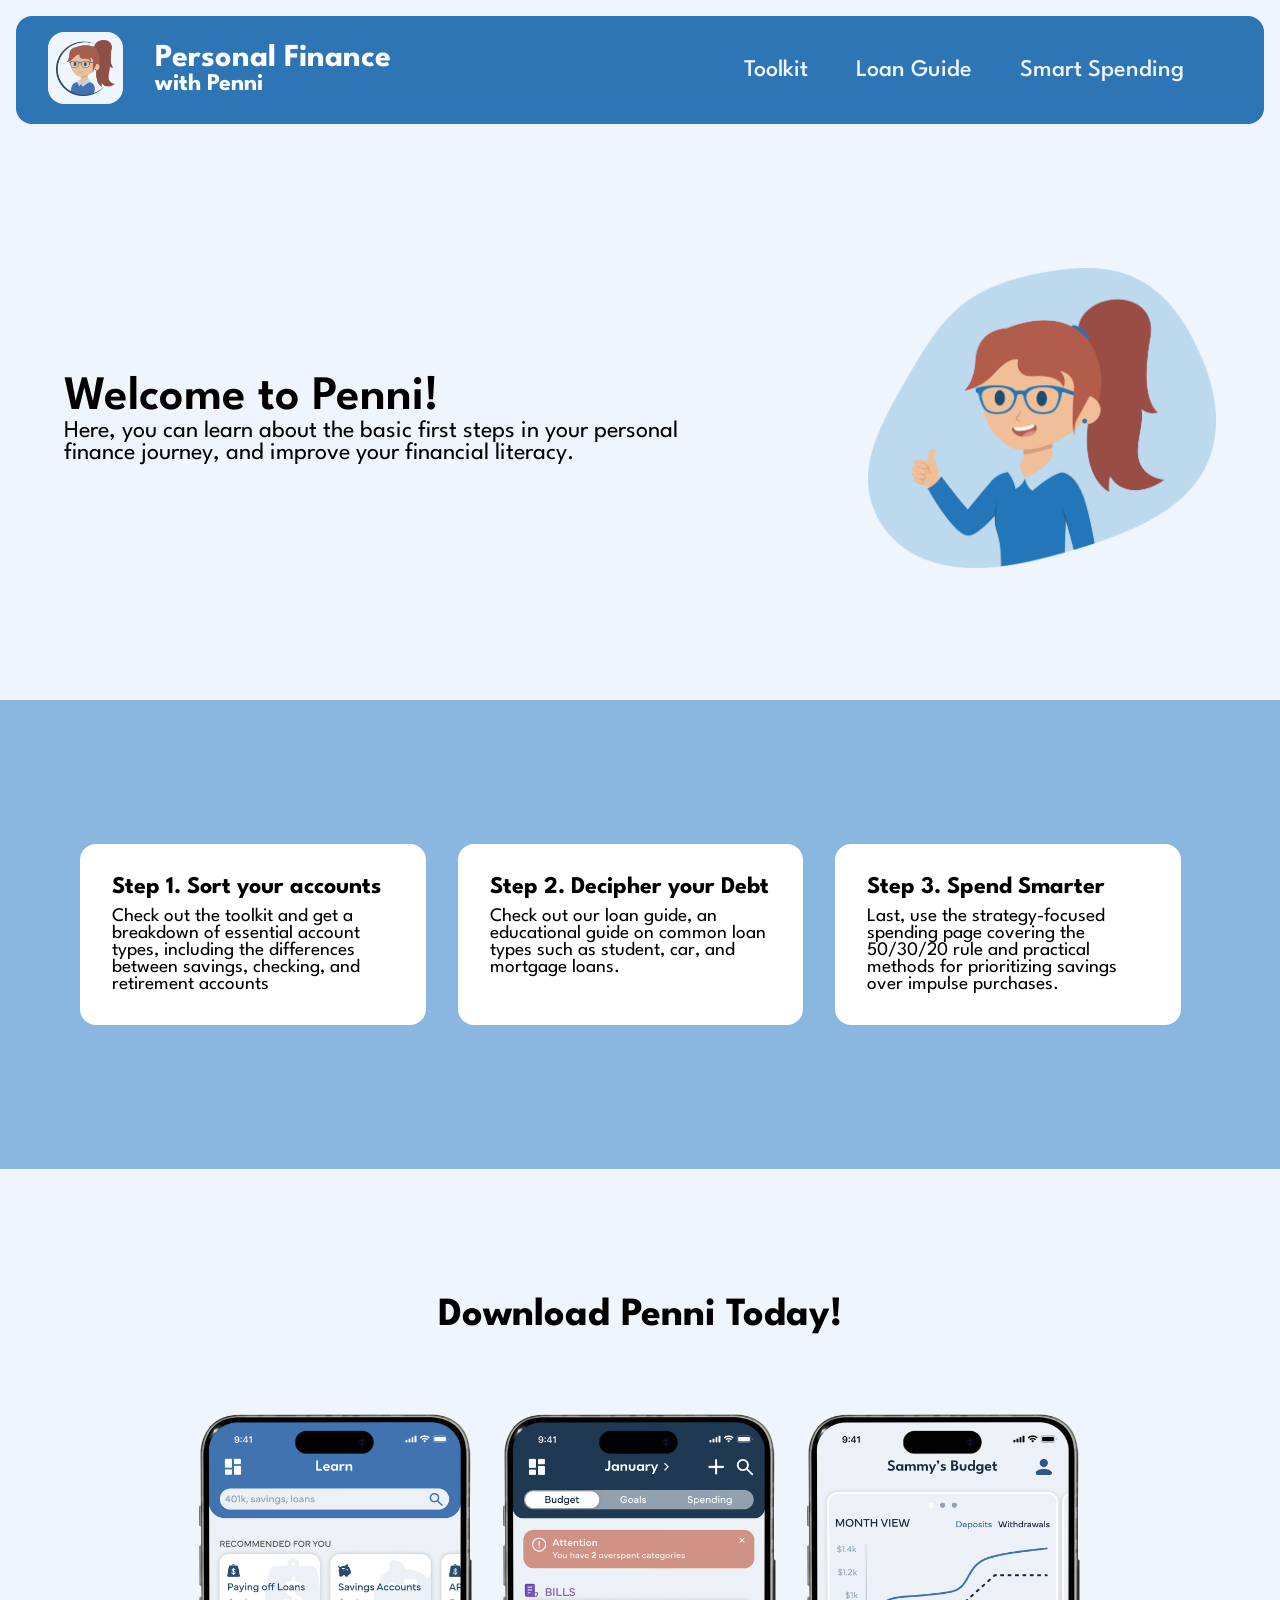
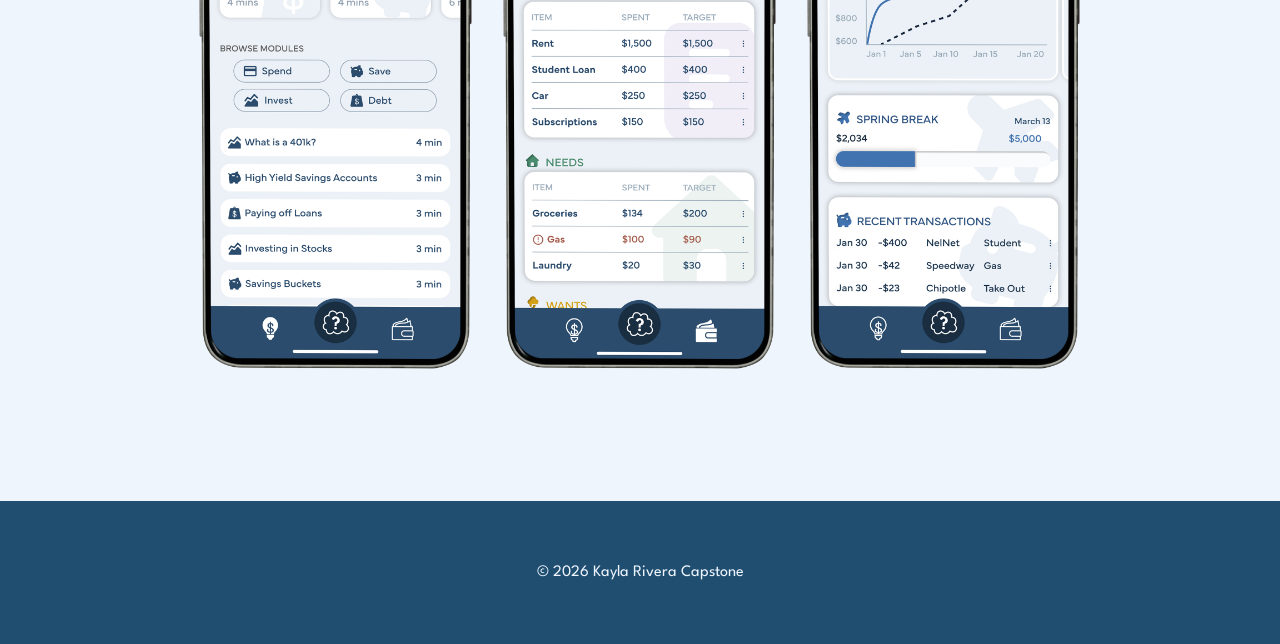
<file: index.html>
<!DOCTYPE html>
<html lang="en">

<head>
    <meta charset="UTF-8">
    <meta name="viewport" content="width=device-width, initial-scale=1.0">
    <meta name="description" content="Personal finance basics and literacy">
    <meta name="keywords" content="personal finance, financial literacy, money tips, finance">
    <meta name="author" content="Kayla Rivera">

    <link rel="preconnect" href="https://fonts.googleapis.com">
    <link rel="preconnect" href="https://fonts.gstatic.com" crossorigin>
    <link href="https://fonts.googleapis.com/css2?family=League+Spartan:wght@100..900&display=swap" rel="stylesheet">

    <link rel="stylesheet" href="styles/main.css">
    <link rel="icon" href="images/pennidefault.png">

    <title>Penni</title>
</head>

<body>
    <header>
        <div class="logotitle">
            <a href="index.html"><img src="images/pennidefault.png" alt="Penni Logo"></a>
            <div class="headtitle">
                <h1>Personal Finance</h1>
                <h2>with Penni</h2>
            </div>
        </div>

        <nav id="mobilemenu"></nav>
        <nav id="nav_menu">
            <ul>
                <li><a href="toolkit.html">Toolkit</a></li>
                <li><a href="loanguide.html">Loan Guide</a></li>
                <li><a href="smartspending.html">Smart Spending</a></li>
            </ul>
        </nav>
    </header>

    <main>
        <section class="hero">
            <div id="left">
                <h2>Welcome to Penni!</h2>
                <h3>Here, you can learn about the basic first steps in your personal finance journey, and improve your
                    financial literacy.</h3>
            </div>
            <div>
                <img src="/images/pennithumbs.png" alt="Penni">
            </div id="right">
        </section>

        <section class="steps">
            <div id="step1">
                <h3>Step 1. Sort your accounts</h3>
                <p>Check out the toolkit and get a breakdown of essential account types, including the differences
                    between
                    savings, checking, and retirement accounts</p>
            </div>
            <div id="step2">
                <h3>Step 2. Decipher your Debt</h3>
                <p>Check out our loan guide, an educational guide on common loan types such as student, car, and
                    mortgage
                    loans.</p>
            </div>
            <div id="step2">
                <h3>Step 3. Spend Smarter</h3>
                <p>Last, use the strategy-focused spending page covering the 50/30/20 rule and practical methods for
                    prioritizing savings over impulse purchases.</p>
            </div>
        </section>

        <section class="screens">
            <h2>Download Penni Today!</h2>
            <div>
                <img src="images/pennilearn.png" alt="Learn Screen">
                <img src="images/pennibudget.png" alt="Budget Screen">
                <img src="images/pennihome.png" alt="Home Screen">
            </div>
        </section>

    </main>
    <footer>
        <p>&copy; <span id="copyright"></span> Kayla Rivera Capstone</p>
    </footer>
</body>

</html>

<script src="js/scripts.js"></script>
</file>
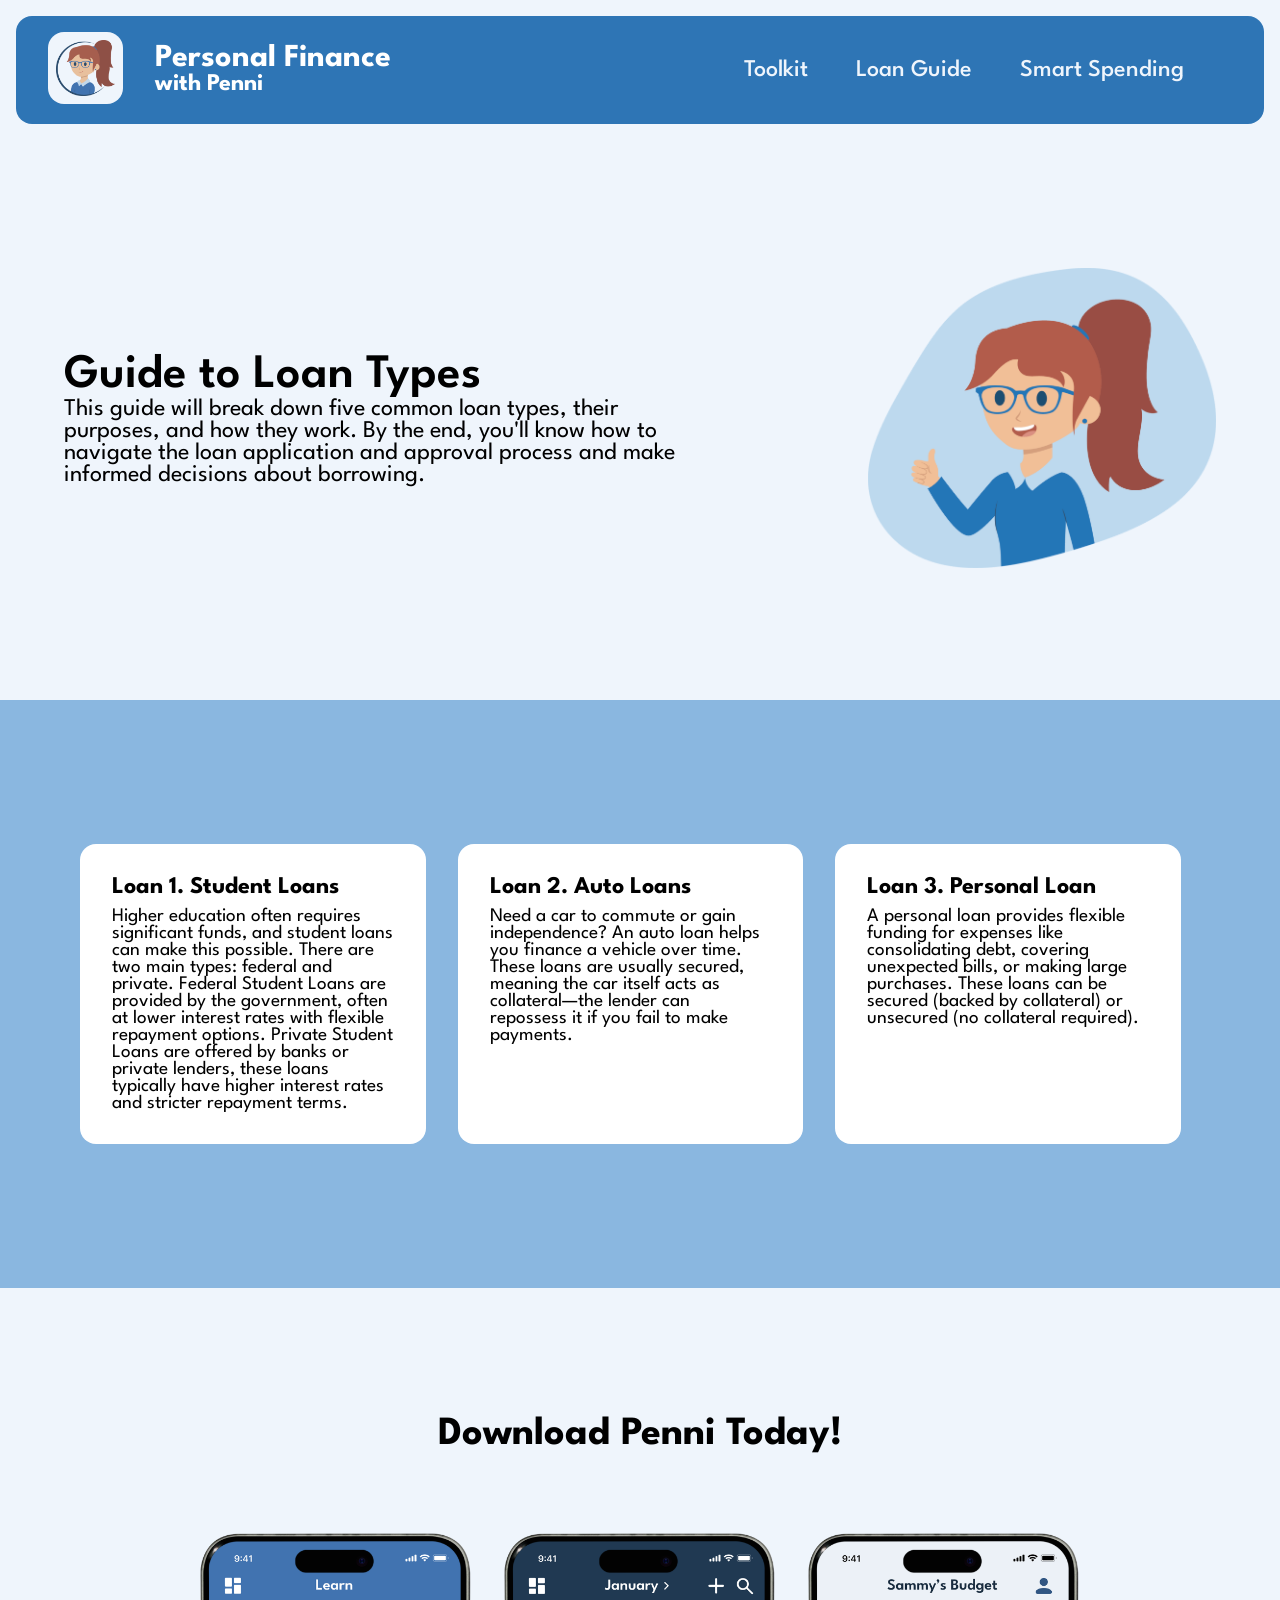
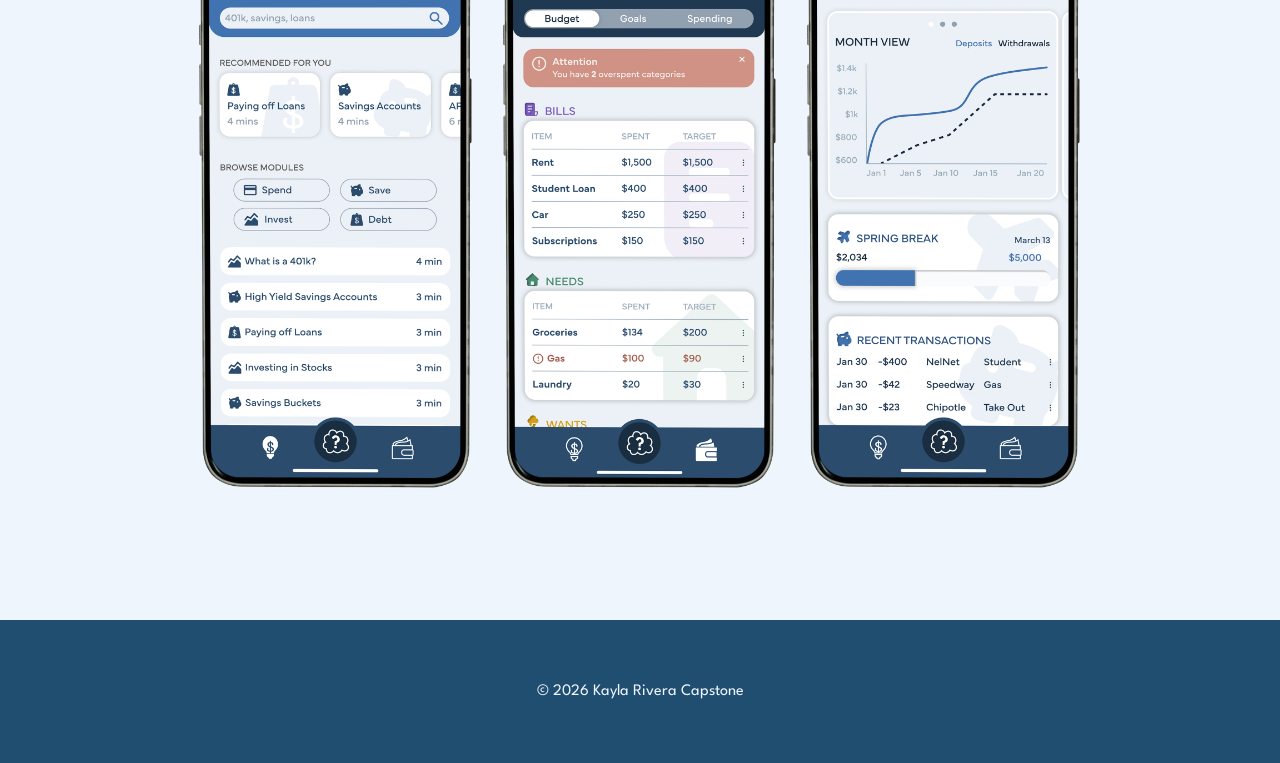
<file: loanguide.html>
<!DOCTYPE html>
<html lang="en">

<head>
    <meta charset="UTF-8">
    <meta name="viewport" content="width=device-width, initial-scale=1.0">
    <meta name="description" content="Personal finance basics and literacy">
    <meta name="keywords" content="personal finance, financial literacy, money tips, finance">
    <meta name="author" content="Kayla Rivera">

    <link rel="preconnect" href="https://fonts.googleapis.com">
    <link rel="preconnect" href="https://fonts.gstatic.com" crossorigin>
    <link href="https://fonts.googleapis.com/css2?family=League+Spartan:wght@100..900&display=swap" rel="stylesheet">

    <link rel="stylesheet" href="styles/main.css">
    <link rel="icon" href="images/pennidefault.png">

    <title>Penni</title>
</head>

<body>
    <header>
        <div class="logotitle">
            <a href="index.html"><img src="images/pennidefault.png" alt="Penni Logo"></a>
            <div class="headtitle">
                <h1>Personal Finance</h1>
                <h2>with Penni</h2>
            </div>
        </div>

        <nav id="mobilemenu"></nav>
        <nav id="nav_menu">
            <ul>
                <li><a href="toolkit.html">Toolkit</a></li>
                <li><a href="loanguide.html">Loan Guide</a></li>
                <li><a href="smartspending.html">Smart Spending</a></li>
            </ul>
        </nav>
    </header>

    <main>
        <section class="hero">
            <div id="left">
                <h2>Guide to Loan Types</h2>
                <h3>This guide will break down five common loan types, their purposes, and how they work. By the end,
                    you'll know how to navigate the loan application and approval process and make informed decisions
                    about borrowing.</h3>
            </div>
            <div>
                <img src="/images/pennithumbs.png" alt="Penni">
            </div id="right">
        </section>

        <section class="steps">
            <div id="step1">
                <h3>Loan 1. Student Loans</h3>
                <p>Higher education often requires significant funds, and student loans can make this possible. There
                    are two main types: federal and private. Federal Student Loans are provided by the government, often at lower interest rates with flexible repayment options.
                    Private Student Loans are offered by banks or private lenders, these loans typically have higher
                    interest rates and stricter repayment terms.
                </p>
            </div>
            <div id="step2">
                <h3>Loan 2. Auto Loans</h3>
                <p>Need a car to commute or gain independence? An auto loan helps you finance a vehicle over time. These loans are usually secured, meaning the car itself acts as collateral—the lender can repossess it if you fail to make payments.</p>
            </div>
            <div id="step2">
                <h3>Loan 3. Personal Loan</h3>
                <p>A personal loan provides flexible funding for expenses like consolidating debt, covering unexpected bills, or making large purchases. These loans can be secured (backed by collateral) or unsecured (no collateral required).</p>
            </div>
        </section>

        <section class="screens">
            <h2>Download Penni Today!</h2>
            <div>
                <img src="images/pennilearn.png" alt="Learn Screen">
                <img src="images/pennibudget.png" alt="Budget Screen">
                <img src="images/pennihome.png" alt="Home Screen">
            </div>
        </section>

    </main>
    <footer>
        <p>&copy; <span id="copyright"></span> Kayla Rivera Capstone</p>
    </footer>
</body>

</html>

<script src="js/scripts.js"></script>
</file>
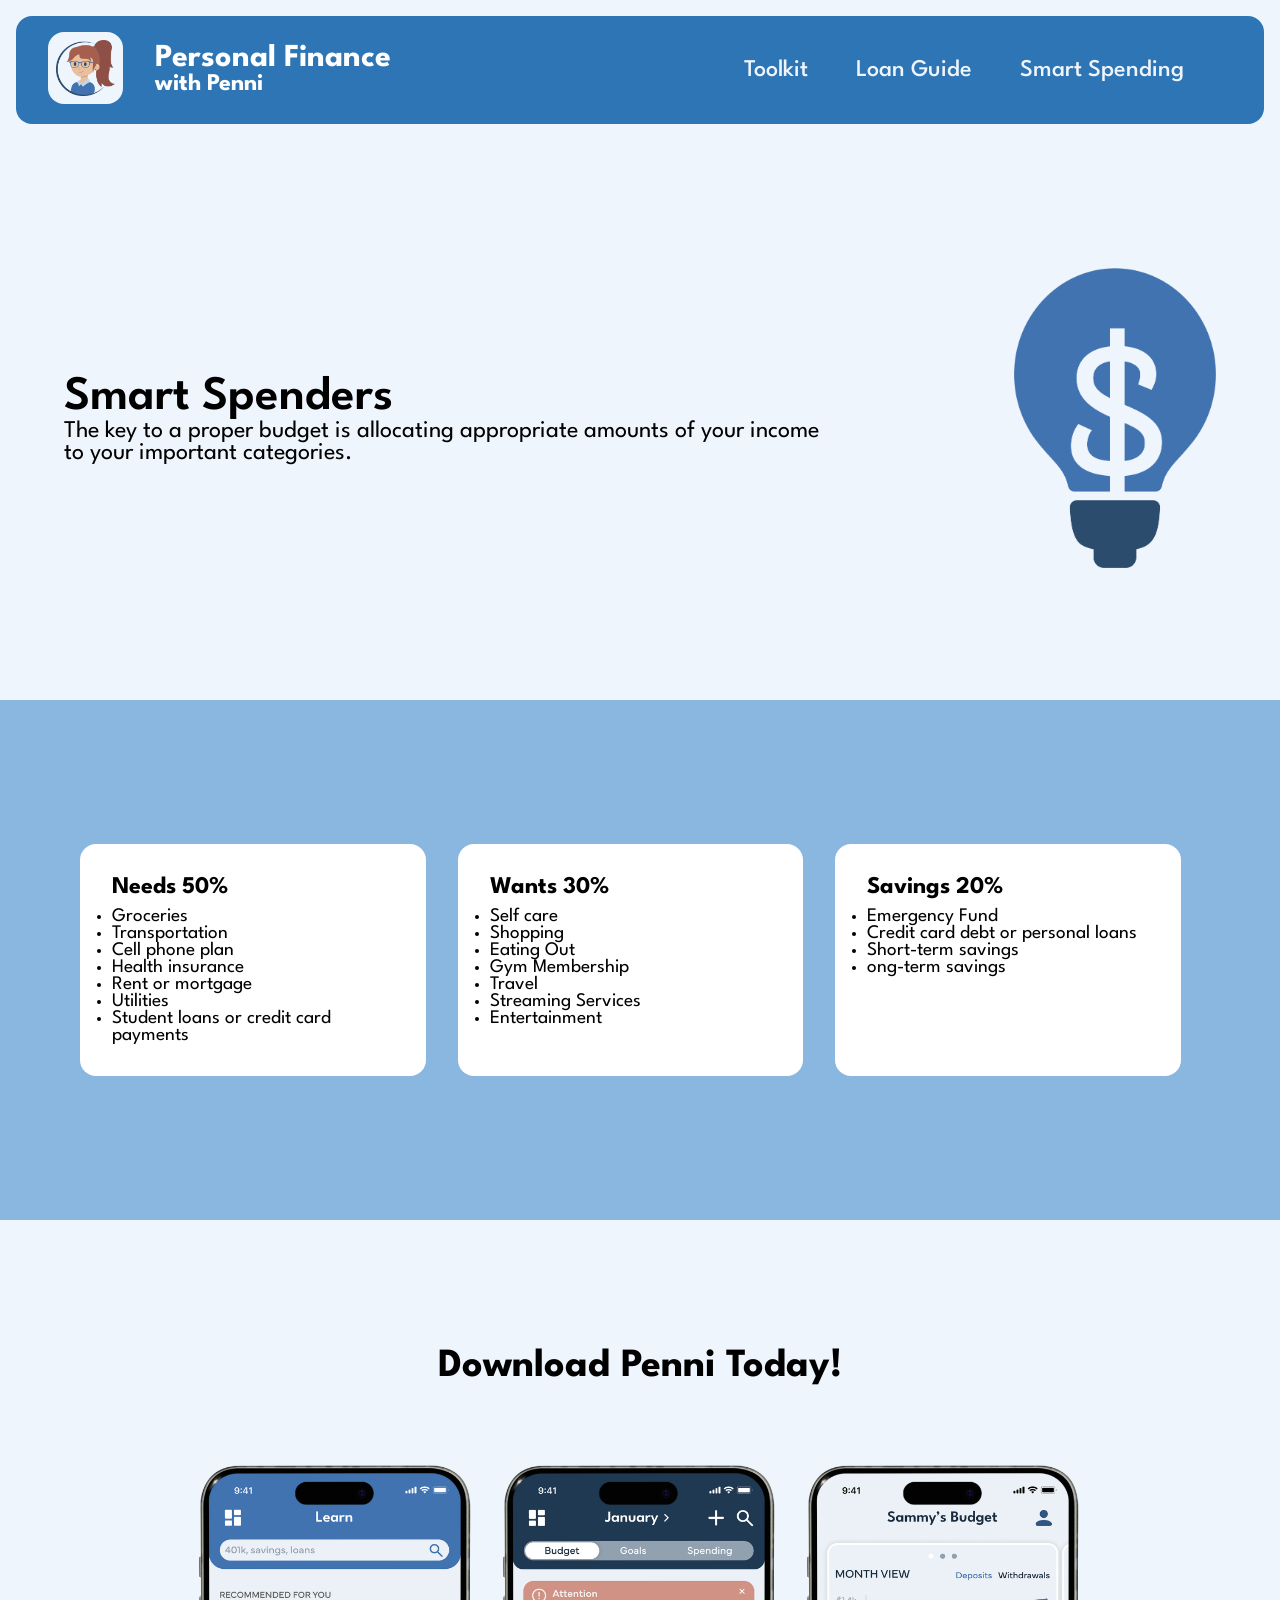
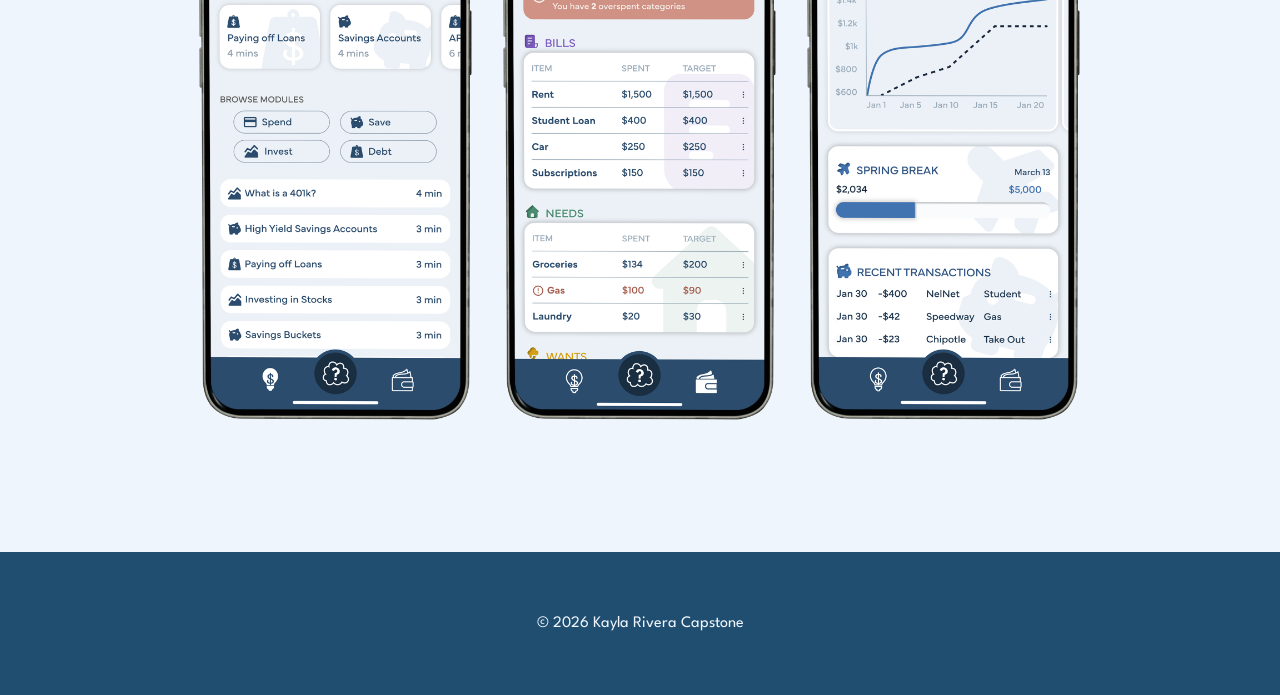
<file: smartspending.html>
<!DOCTYPE html>
<html lang="en">

<head>
    <meta charset="UTF-8">
    <meta name="viewport" content="width=device-width, initial-scale=1.0">
    <meta name="description" content="Personal finance basics and literacy">
    <meta name="keywords" content="personal finance, financial literacy, money tips, finance">
    <meta name="author" content="Kayla Rivera">

    <link rel="preconnect" href="https://fonts.googleapis.com">
    <link rel="preconnect" href="https://fonts.gstatic.com" crossorigin>
    <link href="https://fonts.googleapis.com/css2?family=League+Spartan:wght@100..900&display=swap" rel="stylesheet">

    <link rel="stylesheet" href="styles/main.css">
    <link rel="icon" href="images/pennidefault.png">

    <title>Penni</title>
</head>

<body>
    <header>
        <div class="logotitle">
            <a href="index.html"><img src="images/pennidefault.png" alt="Penni Logo"></a>
            <div class="headtitle">
                <h1>Personal Finance</h1>
                <h2>with Penni</h2>
            </div>
        </div>

        <nav id="mobilemenu"></nav>
        <nav id="nav_menu">
            <ul>
                <li><a href="toolkit.html">Toolkit</a></li>
                <li><a href="loanguide.html">Loan Guide</a></li>
                <li><a href="smartspending.html">Smart Spending</a></li>
            </ul>
        </nav>
    </header>

    <main>
        <section class="hero">
            <div id="left">
                <h2>Smart Spenders</h2>
                <h3>The key to a proper budget is allocating appropriate amounts of your income to your important
                    categories.</h3>
            </div>
            <div>
                <img src="/images/lightbulb.png" alt="Penni">
            </div id="right">
        </section>

        <section class="steps">
            <div id="step1">
                <h3>Needs 50%</h3>
                <ul>
                    <li>Groceries</li>
                    <li>Transportation</li>
                    <li>Cell phone plan</li>
                    <li>Health insurance</li>
                    <li>Rent or mortgage</li>
                    <li>Utilities</li>
                    <li>Student loans or credit card payments</li>
                </ul>
            </div>
            <div id="step2">
                <h3>Wants 30%</h3>
                <ul>
                    <li>Self care</li>
                    <li>Shopping</li>
                    <li>Eating Out</li>
                    <li>Gym Membership</li>
                    <li>Travel</li>
                    <li>Streaming Services</li>
                    <li>Entertainment</li>
                </ul>
            </div>
            <div id="step2">
                <h3>Savings 20%</h3>
                <ul>
                    <li>Emergency Fund</li>
                    <li>Credit card debt or personal loans</li>
                    <li>Short-term savings </li>
                    <li>ong-term savings</li>
                </ul>
            </div>
        </section>

        <section class="screens">
            <h2>Download Penni Today!</h2>
            <div>
                <img src="images/pennilearn.png" alt="Learn Screen">
                <img src="images/pennibudget.png" alt="Budget Screen">
                <img src="images/pennihome.png" alt="Home Screen">
            </div>
        </section>

    </main>
    <footer>
        <p>&copy; <span id="copyright"></span> Kayla Rivera Capstone</p>
    </footer>
</body>

</html>

<script src="js/scripts.js"></script>
</file>
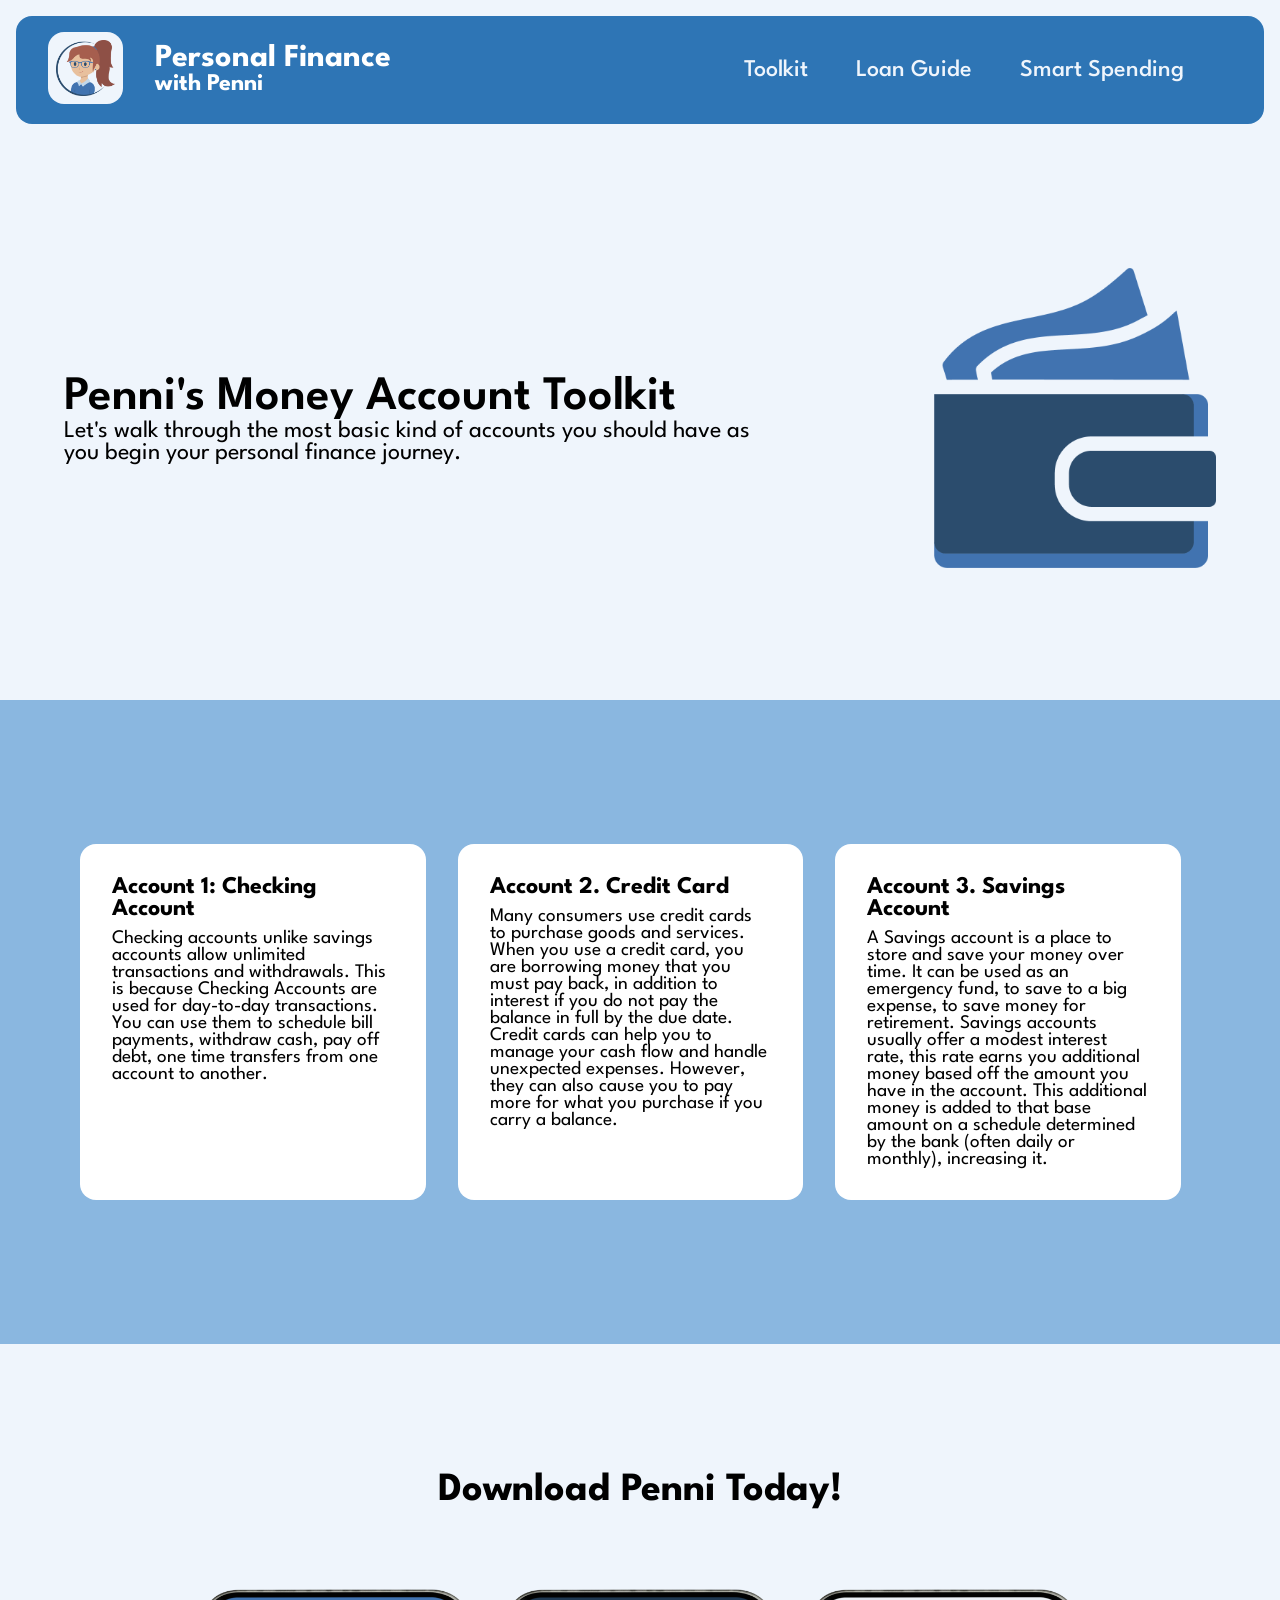
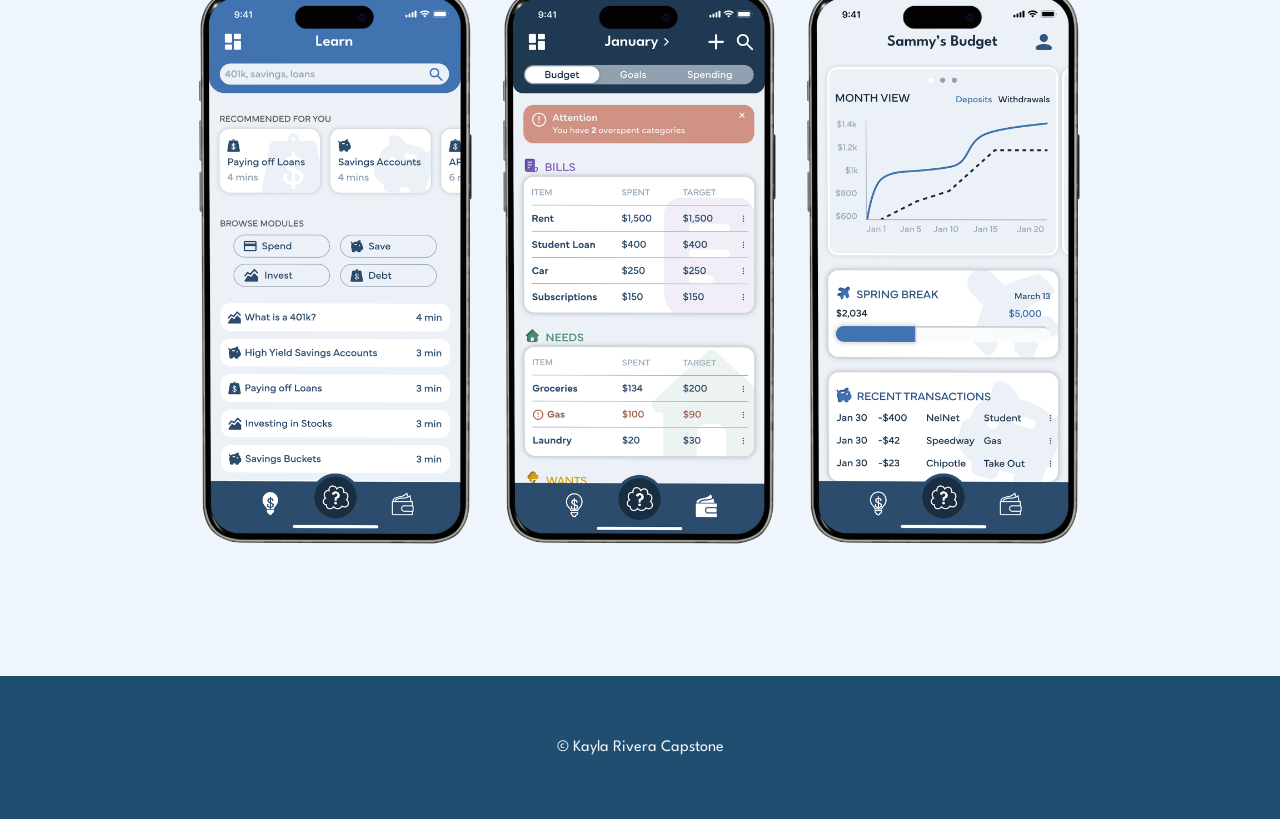
<file: toolkit.html>
<!DOCTYPE html>
<html lang="en">

<head>
    <meta charset="UTF-8">
    <meta name="viewport" content="width=device-width, initial-scale=1.0">
    <meta name="description" content="Personal finance basics and literacy">
    <meta name="keywords" content="personal finance, financial literacy, money tips, finance">
    <meta name="author" content="Kayla Rivera">

    <link rel="preconnect" href="https://fonts.googleapis.com">
    <link rel="preconnect" href="https://fonts.gstatic.com" crossorigin>
    <link href="https://fonts.googleapis.com/css2?family=League+Spartan:wght@100..900&display=swap" rel="stylesheet">

    <link rel="stylesheet" href="styles/main.css">
    <link rel="icon" href="images/pennidefault.png">

    <title>Penni</title>
</head>

<body>
    <header>
        <div class="logotitle">
            <a href="index.html"><img src="images/pennidefault.png" alt="Penni Logo"></a>
            <div class="headtitle">
                <h1>Personal Finance</h1>
                <h2>with Penni</h2>
            </div>
        </div>

        <nav id="mobilemenu"></nav>
        <nav id="nav_menu">
            <ul>
                <li><a href="toolkit.html">Toolkit</a></li>
                <li><a href="loanguide.html">Loan Guide</a></li>
                <li><a href="smartspending.html">Smart Spending</a></li>
            </ul>
        </nav>
    </header>

    <main>
        <section class="hero">
            <div id="left">
                <h2>Penni's Money Account Toolkit</h2>
                <h3>Let's walk through the most basic kind of accounts you should have as you begin your personal
                    finance journey.</h3>
            </div>
            <div>
                <img src="/images/walleticon.png" alt="Wallet">
            </div id="right">
        </section>

        <section class="steps">
            <div id="step1">
                <h3>Account 1: Checking Account</h3>
                <p>Checking accounts unlike savings accounts allow unlimited transactions and withdrawals. This is because Checking Accounts are used for day-to-day transactions. You can use them to schedule bill payments, withdraw cash, pay off debt, one time transfers from one account to another.</p>
            </div>
            <div id="step2">
                <h3>Account 2. Credit Card</h3>
                <p>Many consumers use credit cards to purchase goods and services. When you use a credit card, you are borrowing money that you must pay back, in addition to interest if you do not pay the balance in full by the due date. Credit cards can help you to manage your cash flow and handle unexpected expenses. However, they can also cause you to pay more for what you purchase if you carry a balance.</p>
            </div>
            <div id="step2">
                <h3>Account 3. Savings Account</h3>
                <p>A Savings account is a place to store and save your money over time. It can be used as an emergency fund, to save to a big expense, to save money for retirement. Savings accounts usually offer a modest interest rate, this rate earns you additional money based off the amount you have in the account. This additional money is added to that base amount on a schedule determined by the bank (often daily or monthly), increasing it.</p>
            </div>
        </section>

        <section class="screens">
            <h2>Download Penni Today!</h2>
            <div>
                <img src="images/pennilearn.png" alt="Learn Screen">
                <img src="images/pennibudget.png" alt="Budget Screen">
                <img src="images/pennihome.png" alt="Home Screen">
            </div>
        </section>

    </main>

    <footer>
        <p>&copy; <span id="copyright"></span> Kayla Rivera Capstone</p>
    </footer>
</body>

</html>
</file>
<file: styles/main.css>
* {
    padding: 0;
    margin: 0;
    box-sizing: border-box;
}

body {
    background-color: #eff5fc;
    font-family: "League Spartan",
        sans-serif;
    font-optical-sizing: auto;
    font-style: normal;
}

/* Header + Nav Menu----------------------------------------- */
header img {
    width: 75px;
    padding: 0.5em;
    background-color: #eff5fc;
    border-radius: 16px;
    margin-right: 2em;
}

header {
    display: flex;
    background-color: #2e75b5;
    color: white;
    padding: 1em 2em;
    margin: 1em;
    border-radius: 16px;
    justify-content: space-between;
    align-items: center;
    position: sticky;
    top: 1em;
    z-index: 999;
}


.logotitle {
    display: flex;
    flex-direction: row;
    align-items: center;
}

nav {
    color: #eff5fc;
    font-size: 150%;
    font-weight: 500;
    padding: 0 2em 0 0;
}

nav ul {
    display: flex;
    gap: 2em;
    list-style-type: none;
}

nav a:link,
nav a:visited {
    color: #eff5fc;
    text-decoration: none;
    transition: all ease-in-out 300ms;
}

nav a:hover,
nav a:focus {
    color: #1f4e71;
    background-color: #eff5fc;
    padding: 1em;
    border-radius: 16px;
}

/* Hero Section----------------------------------------- */
.hero {
    display: flex;
    padding: 8em 4em;
    justify-content: space-between;
    align-items: center;
}

.hero h2 {
    font-size: 300%;
    font-weight: 600;
}

.hero h3 {
    font-size: 150%;
    font-weight: 400;
    max-width: 80%;
}

.hero img {
    max-height: 300px;
}

/* Steps Section----------------------------------------- */
.steps {
    display: flex;
    padding: 8em 4em;
    background-color: #8ab7e0;
}

#step1,
#step2,
#step3 {
    background-color: white;
    width: 30%;
    margin: 1em;
    padding: 2em;
    border-radius: 16px;
    justify-content: center;
    align-items: center;
}

.steps h3 {
    padding-bottom: 10px;
    font-size: 150%;
}

.steps p,
.steps li {
    font-size: 120%;
}


/* Screens Section----------------------------------------- */
.screens img {
    max-width: 300px;
}

.screens h2 {
    padding-bottom: 2em;
    font-size: 250%;
}

.screens {
    display: flex;
    flex-direction: column;
    padding: 8em 4em;
    align-items: center;
    justify-content: center;
}

/* Footer Section----------------------------------------- */
footer {
    display: flex;
    background-color: #1f4e71;
    color: #eff5fc;
    padding: 4em;
    align-items: center;
    justify-content: center;
}


/* Media Queries---------------------------------------------*/
@media (max-width: 767px) {
    .hero img {
        max-height: 200px;
    }

    .steps {
        flex-direction: column;
    }

    #step1,
    #step2,
    #step3 {
        width: 100%;
    }
    .screens img {
    max-width: 150px;
}


}
</file>
